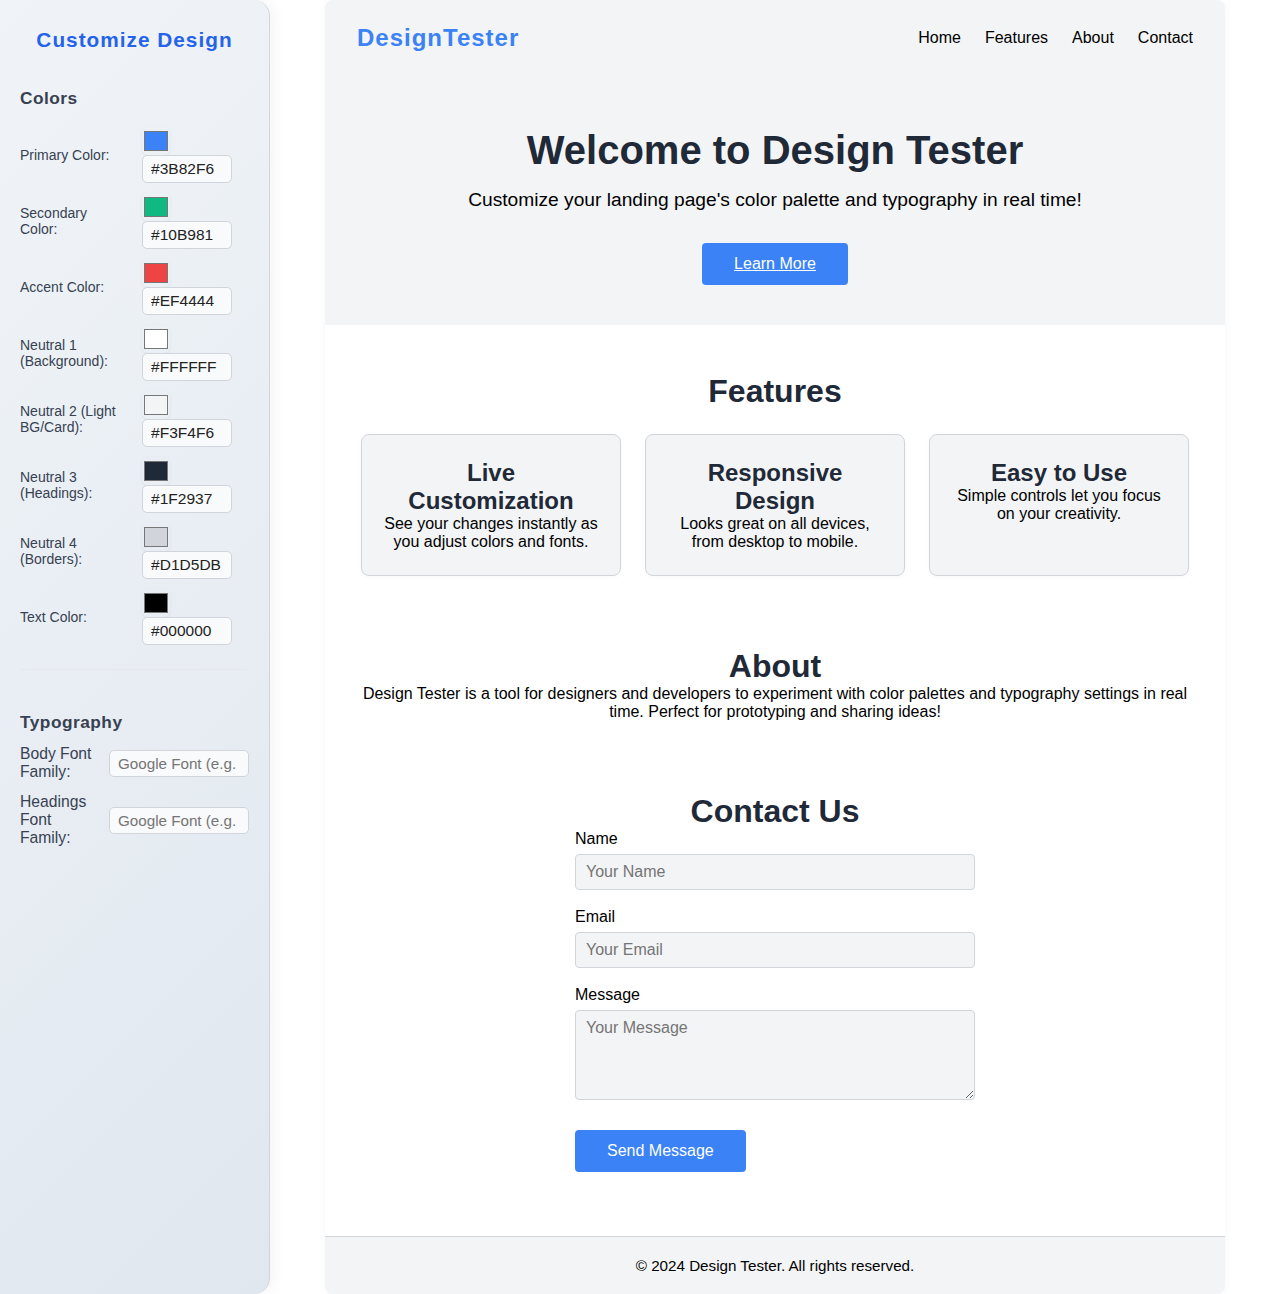
<file: design_tester/index.html>
<!DOCTYPE html>
<html lang="en">
<head>
    <meta charset="UTF-8">
    <meta name="viewport" content="width=device-width, initial-scale=1.0">
    <title>Design Tester</title>
    <link rel="stylesheet" href="style.css">
</head>
<body>
    <div class="sidebar">
        <h3>Customize Design</h3>
        <div class="control-group">
            <h4>Colors</h4>
            <table class="color-table">
                <tr>
                    <td><label for="primaryColor">Primary Color:</label></td>
                    <td>
                        <input type="color" id="primaryColor" value="#3B82F6">
                        <input type="text" id="primaryColorHex" value="#3B82F6" maxlength="7" style="width:90px; margin-left:8px;">
                    </td>
                </tr>
                <tr>
                    <td><label for="secondaryColor">Secondary Color:</label></td>
                    <td>
                        <input type="color" id="secondaryColor" value="#10B981">
                        <input type="text" id="secondaryColorHex" value="#10B981" maxlength="7" style="width:90px; margin-left:8px;">
                    </td>
                </tr>
                <tr>
                    <td><label for="accentColor">Accent Color:</label></td>
                    <td>
                        <input type="color" id="accentColor" value="#EF4444">
                        <input type="text" id="accentColorHex" value="#EF4444" maxlength="7" style="width:90px; margin-left:8px;">
                    </td>
                </tr>
                <tr>
                    <td><label for="neutral1Color">Neutral 1 (Background):</label></td>
                    <td>
                        <input type="color" id="neutral1Color" value="#FFFFFF">
                        <input type="text" id="neutral1ColorHex" value="#FFFFFF" maxlength="7" style="width:90px; margin-left:8px;">
                    </td>
                </tr>
                <tr>
                    <td><label for="neutral2Color">Neutral 2 (Light BG/Card):</label></td>
                    <td>
                        <input type="color" id="neutral2Color" value="#F3F4F6">
                        <input type="text" id="neutral2ColorHex" value="#F3F4F6" maxlength="7" style="width:90px; margin-left:8px;">
                    </td>
                </tr>
                <tr>
                    <td><label for="neutral3Color">Neutral 3 (Headings):</label></td>
                    <td>
                        <input type="color" id="neutral3Color" value="#1F2937">
                        <input type="text" id="neutral3ColorHex" value="#1F2937" maxlength="7" style="width:90px; margin-left:8px;">
                    </td>
                </tr>
                <tr>
                    <td><label for="neutral4Color">Neutral 4 (Borders):</label></td>
                    <td>
                        <input type="color" id="neutral4Color" value="#D1D5DB">
                        <input type="text" id="neutral4ColorHex" value="#D1D5DB" maxlength="7" style="width:90px; margin-left:8px;">
                    </td>
                </tr>
                <tr>
                    <td><label for="textColor">Text Color:</label></td>
                    <td>
                        <input type="color" id="textColor" value="#000000">
                        <input type="text" id="textColorHex" value="#000000" maxlength="7" style="width:90px; margin-left:8px;">
                    </td>
                </tr>
            </table>
        </div>
        <div class="control-group">
            <h4>Typography</h4>
            <label>Body Font Family:
                <input type="text" id="fontFamilyBodyCustom" placeholder="Google Font (e.g. Roboto)" style="width:140px; margin-left:8px;">
            </label>
            <label>Headings Font Family:
                <input type="text" id="fontFamilyHeadingsCustom" placeholder="Google Font (e.g. Montserrat)" style="width:140px; margin-left:8px;">
            </label>
            <!-- <label>Body Font Size:
                <input type="range" id="fontSize" min="12" max="24" value="16">
                <span id="fontSizeValue">16px</span>
            </label>
            <label>H1 Font Size:
                <input type="range" id="fontSizeH1" min="24" max="56" value="40">
                <span id="fontSizeH1Value">40px</span>
            </label>
            <label>H2 Font Size:
                <input type="range" id="fontSizeH2" min="20" max="40" value="32">
                <span id="fontSizeH2Value">32px</span>
            </label>
            <label>H3 Font Size:
                <input type="range" id="fontSizeH3" min="16" max="32" value="24">
                <span id="fontSizeH3Value">24px</span>
            </label>
            <label>Small Text Size:
                <input type="range" id="fontSizeSmall" min="10" max="16" value="12">
                <span id="fontSizeSmallValue">12px</span>
            </label> -->
        </div>
    </div>
    <main>
        <div class="template customizable">
            <!-- Navigation -->
            <nav class="nav">
                <div class="logo">DesignTester</div>
                <ul class="nav-links">
                    <li><a href="#header">Home</a></li>
                    <li><a href="#features">Features</a></li>
                    <li><a href="#about">About</a></li>
                    <li><a href="#contact">Contact</a></li>
                </ul>
            </nav>
            <!-- Header Section -->
            <header class="header" id="header">
                <div class="header-content">
                    <h1>Welcome to Design Tester</h1>
                    <p>Customize your landing page's color palette and typography in real time!</p>
                    <a href="#features" class="btn">Learn More</a>
                </div>
            </header>
            <!-- Features Section -->
            <section class="features" id="features">
                <h2>Features</h2>
                <div class="features-list">
                    <div class="feature-card">
                        <h3>Live Customization</h3>
                        <p>See your changes instantly as you adjust colors and fonts.</p>
                    </div>
                    <div class="feature-card">
                        <h3>Responsive Design</h3>
                        <p>Looks great on all devices, from desktop to mobile.</p>
                    </div>
                    <div class="feature-card">
                        <h3>Easy to Use</h3>
                        <p>Simple controls let you focus on your creativity.</p>
                    </div>
                </div>
            </section>
            <!-- About Section -->
            <section class="about" id="about">
                <h2>About</h2>
                <p>
                    Design Tester is a tool for designers and developers to experiment with color palettes and typography settings in real time. Perfect for prototyping and sharing ideas!
                </p>
            </section>
            <!-- Contact Section -->
            <section class="contact" id="contact">
                <h2>Contact Us</h2>
                <form class="contact-form">
                    <div class="form-group">
                        <label for="name">Name</label>
                        <input type="text" id="name" placeholder="Your Name">
                    </div>
                    <div class="form-group">
                        <label for="email">Email</label>
                        <input type="email" id="email" placeholder="Your Email">
                    </div>
                    <div class="form-group">
                        <label for="message">Message</label>
                        <textarea id="message" rows="4" placeholder="Your Message"></textarea>
                    </div>
                    <button type="submit" class="btn">Send Message</button>
                </form>
            </section>
            <!-- Footer Section -->
            <footer class="footer">
                <p>&copy; 2024 Design Tester. All rights reserved.</p>
            </footer>
        </div>
    </main>
    <script src="script.js"></script>
</body>
</html>
</file>
<file: design_tester/style.css>
* {
    margin: 0;
    padding: 0;
    box-sizing: border-box;
}

body {
    display: flex;
    min-height: 100vh;
    /* Ensure no scrollbars due to default margin */
    margin: 0;
}

.sidebar {
    width: 270px;
    flex-shrink: 0;
    padding: 28px 20px 24px 20px;
    background: linear-gradient(135deg, #f0f4f8 0%, #e0e7ef 100%);
    border-right: 1px solid #d1d5db;
    color: #222;
    font-family: Arial, sans-serif;
    font-size: 16px;
    border-radius: 0 16px 16px 0;
    box-shadow: 2px 0 16px 0 rgba(31,41,55,0.06);
    min-height: 100vh;
    display: flex;
    flex-direction: column;
    gap: 18px;
}

.sidebar h3 {
    font-size: 1.3em;
    margin-bottom: 18px;
    letter-spacing: 1px;
    color: #2563eb;
    text-align: center;
}

.control-group {
    margin-bottom: 24px;
    padding-bottom: 16px;
    border-bottom: 1px solid #e5e7eb;
}

.control-group:last-child {
    border-bottom: none;
}

.control-group h4 {
    font-size: 1.08em;
    color: #374151;
    margin-bottom: 10px;
    letter-spacing: 0.5px;
}

.control-group label {
    display: flex;
    align-items: center;
    justify-content: space-between;
    margin: 12px 0;
    font-size: 0.98em;
    color: #374151;
    gap: 8px;
}

.control-group input[type="color"] {
    border: none;
    background: none;
    width: 28px;
    height: 28px;
    padding: 0;
    margin-left: 8px;
    cursor: pointer;
    border-radius: 6px;
    box-shadow: 0 1px 3px rgba(31,41,55,0.07);
    transition: box-shadow 0.2s;
}

.control-group input[type="color"]:hover,
.control-group input[type="color"]:focus {
    box-shadow: 0 2px 8px rgba(59,130,246,0.15);
    outline: none;
}

.control-group input[type="text"] {
    border: 1px solid #d1d5db;
    border-radius: 5px;
    padding: 4px 8px;
    font-size: 0.97em;
    width: 90px;
    margin-left: 8px;
    background: #f9fafb;
    color: #222;
    transition: border 0.2s;
}

.control-group input[type="text"]:focus {
    border: 1.5px solid #3b82f6;
    outline: none;
}

.control-group select {
    border: 1px solid #d1d5db;
    border-radius: 5px;
    padding: 4px 8px;
    font-size: 0.97em;
    background: #f9fafb;
    color: #222;
    margin-left: 8px;
    transition: border 0.2s;
}

.control-group select:focus {
    border: 1.5px solid #3b82f6;
    outline: none;
}

.control-group input[type="range"] {
    width: 110px;
    margin: 0 8px;
    accent-color: #3b82f6;
}

.control-group span {
    min-width: 38px;
    display: inline-block;
    text-align: right;
    color: #6b7280;
    font-size: 0.96em;
}

main {
    width: 100%;
    display: block;
}

.customizable {
    --primary: #3B82F6;
    --secondary: #10B981;
    --accent: #EF4444;
    --neutral1: #FFFFFF;
    --neutral2: #F3F4F6;
    --neutral3: #1F2937;
    --neutral4: #D1D5DB;
    --font-size-body: 16px;
    --font-size-h1: 40px;
    --font-size-h2: 32px;
    --font-size-h3: 24px;
    --font-size-small: 12px;
    --text-color: #000;
    background-color: var(--neutral1);
    color: var(--text-color);
    font-family: Arial, sans-serif;
    font-size: var(--font-size-body);
    border-radius: 8px;
    box-shadow: 0 2px 8px rgba(0,0,0,0.04);
    overflow: hidden;
    max-width: 900px;
    margin: 0 auto;
}

.customizable h1,
.customizable h2,
.customizable h3 {
    color: var(--neutral3);
}

.customizable h1 {
    font-size: var(--font-size-h1);
    margin-bottom: 20px;
}

.customizable h2 {
    font-size: var(--font-size-h2);
}

.customizable h3 {
    font-size: var(--font-size-h3);
}

.customizable small,
.customizable .small {
    font-size: var(--font-size-small);
}

.customizable .card {
    padding: 20px;
    border: 1px solid #ddd;
    border-radius: 4px;
    margin: 20px 0;
}

.customizable .nav {
    display: flex;
    justify-content: space-between;
    align-items: center;
    padding: 24px 32px 16px 32px;
    background: var(--neutral2);
}

.customizable .logo {
    font-size: 1.5em;
    font-weight: bold;
    letter-spacing: 1px;
    color: var(--primary);
}

.customizable .nav-links {
    list-style: none;
    display: flex;
    gap: 24px;
}

.customizable .nav-links li a {
    text-decoration: none;
    color: var(--text-color);
    font-weight: 500;
    transition: color 0.2s;
}

.customizable .nav-links li a:hover {
    color: var(--primary);
}

.customizable .header {
    padding: 60px 32px 40px 32px;
    text-align: center;
    background: var(--neutral2);
}

.customizable .header-content h1 {
    font-size: 2.5em;
    margin-bottom: 16px;
    color: var(--neutral3);
}

.customizable .header-content p {
    font-size: 1.2em;
    margin-bottom: 24px;
    color: var(--text-color);
}

.customizable .btn {
    padding: 12px 32px;
    border: none;
    border-radius: 4px;
    cursor: pointer;
    background-color: var(--primary);
    color: #fff;
    font-size: 1em;
    transition: background 0.2s;
    margin-top: 8px;
    display: inline-block;
}

.customizable .btn:hover {
    background-color: var(--secondary);
}

.customizable .features {
    padding: 48px 32px 32px 32px;
    text-align: center;
    background: var(--neutral1);
}

.customizable .features-list {
    display: flex;
    gap: 24px;
    justify-content: center;
    flex-wrap: wrap;
    margin-top: 24px;
}

.customizable .feature-card {
    background: var(--neutral2);
    border: 1px solid var(--neutral4);
    color: var(--text-color);
    border-radius: 8px;
    padding: 24px 20px;
    min-width: 200px;
    max-width: 260px;
    flex: 1 1 200px;
    box-shadow: 0 1px 4px rgba(0,0,0,0.03);
}

.customizable .about {
    padding: 40px 32px 32px 32px;
    text-align: center;
    background: var(--neutral1);
    color: var(--text-color);
}

.customizable .contact {
    padding: 40px 32px 32px 32px;
    text-align: center;
    background: var(--neutral1);
    color: var(--text-color);
}

.customizable .contact-form {
    max-width: 400px;
    margin: 0 auto;
    text-align: left;
}

.customizable .form-group {
    margin-bottom: 18px;
}

.customizable .form-group label {
    display: block;
    margin-bottom: 6px;
    font-weight: 500;
}

.customizable .form-group input,
.customizable .form-group textarea {
    width: 100%;
    padding: 8px 10px;
    border: 1px solid var(--neutral4);
    border-radius: 4px;
    font-size: 1em;
    font-family: inherit;
    background: var(--neutral2);
    color: var(--text-color);
}

.customizable .form-group input:focus,
.customizable .form-group textarea:focus {
    border-color: var(--primary);
    outline: none;
}

.customizable .footer {
    padding: 20px 0;
    text-align: center;
    background: var(--neutral2);
    border-top: 1px solid var(--neutral4);
    color: var(--text-color);
    font-size: 0.95em;
    margin-top: 32px;
}

.color-table {
    width: 100%;
    border-collapse: separate;
    border-spacing: 0 6px;
}
.color-table td {
    padding: 2px 6px 2px 0;
    vertical-align: middle;
}
.color-table label {
    font-size: 14px;
    font-weight: 500;
}

@media (max-width: 900px) {
    .sidebar {
        width: 100vw;
        border-radius: 0;
        box-shadow: none;
        min-height: unset;
    }
}
</file>
